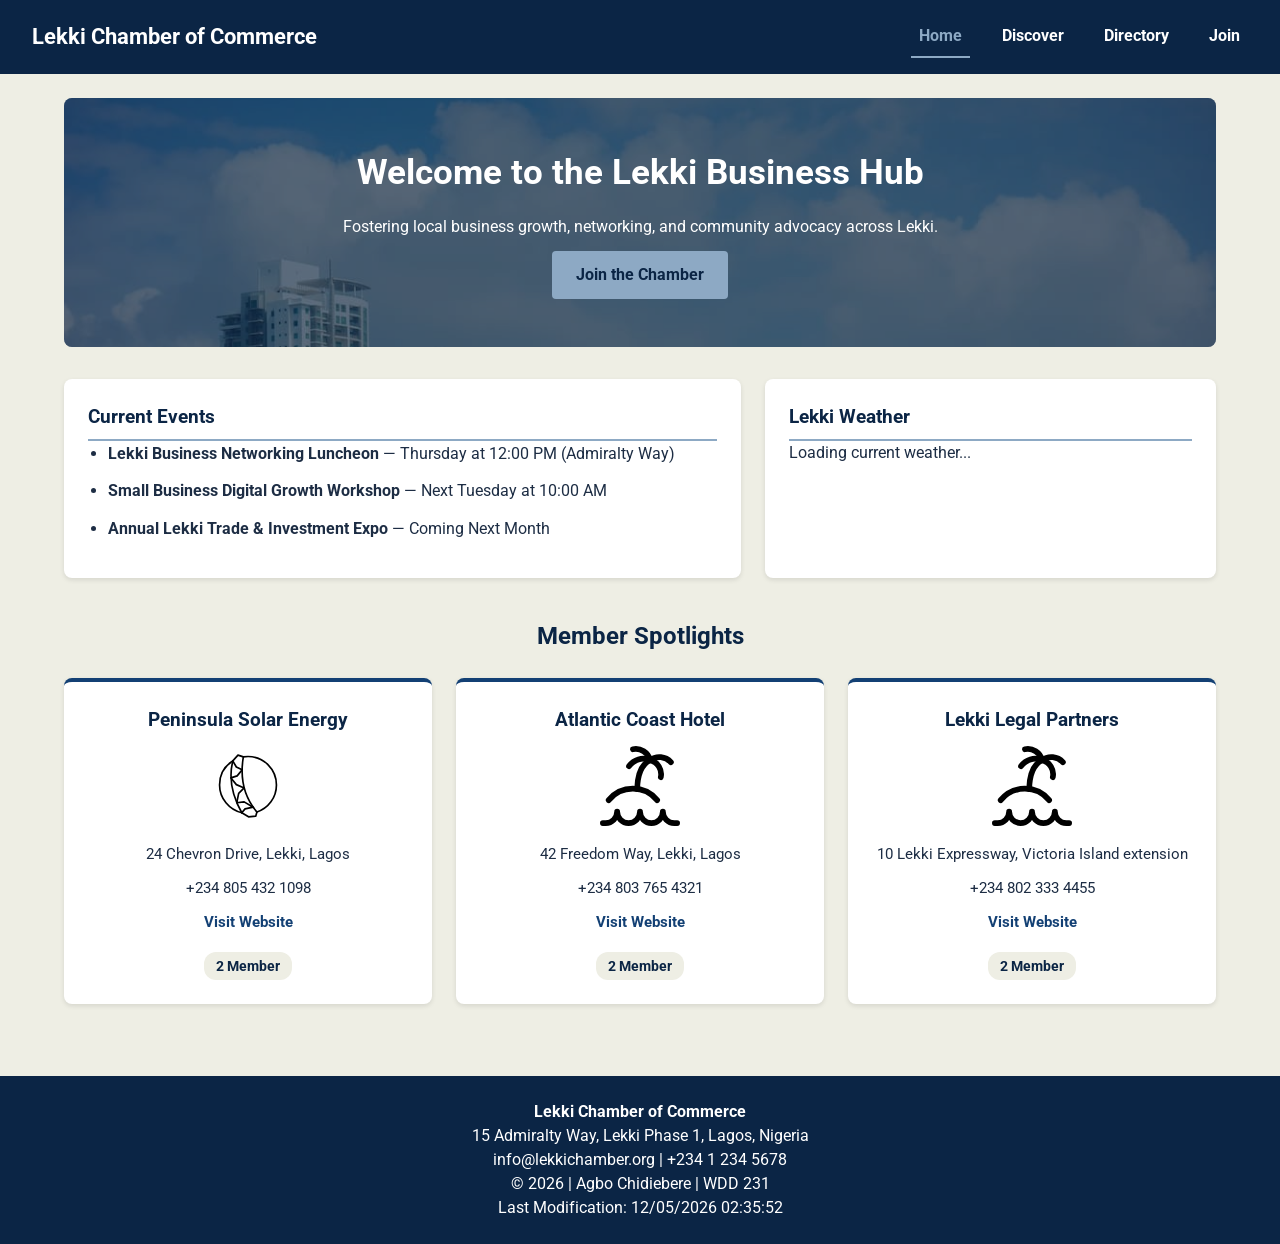
<file: chamber/index.html>
<!DOCTYPE html>
<html lang="en">
<head>
    <meta charset="UTF-8">
    <meta name="viewport" content="width=device-width, initial-scale=1.0">
    <title>Lekki Chamber of Commerce - Home</title>
    <meta name="description" content="Lekki Chamber of Commerce website supporting local businesses, networking, and community growth.">
    <meta name="author" content="Agbo Chidiebere">
    <link rel="icon" href="images/favicon.ico" type="image/x-icon">

    <!-- Google Fonts -->
    <link rel="preconnect" href="https://fonts.googleapis.com">
    <link rel="preconnect" href="https://fonts.gstatic.com" crossorigin>
    <link href="https://fonts.googleapis.com/css2?family=Roboto:wght@400;700&display=swap" rel="stylesheet">

    <!-- Facebook Open Graph Meta Tags -->
    <meta property="og:title" name="og:title" content="Lekki Chamber of Commerce Home Page">
    <meta property="og:type" content="website">
    <meta property="og:url" name="og:url" content="https://exotic4life-page.github.io/wdd231/chamber/index.html">
    <meta property="og:image" name="og:image" content="https://exotic4life-page.github.io/wdd231/chamber/images/lekki-hero.jpg">
    <meta property="og:description" name="og:description" content="Welcome to the Lekki Business Hub fostering local growth, networking, and community advocacy.">

    <!-- Dual CSS Links -->
    <link rel="stylesheet" href="styles/normalize.css">
    <link rel="stylesheet" href="styles/styles.css">
    <script src="scripts/script.js" defer></script>
</head>
<body>
    <header>
        <div class="logo-box">
            <span class="logo-text">Lekki Chamber of Commerce</span>
        </div>
        <button id="menu-toggle" aria-label="Toggle Navigation">&#9776;</button>
        <nav id="primary-nav">
            <ul>
                <li><a href="index.html" class="active">Home</a></li>
                <li><a href="discover.html">Discover</a></li>
                <li><a href="directory.html">Directory</a></li>
                <li><a href="join.html">Join</a></li>
            </ul>
        </nav>
    </header>

    <main>
        <section class="home-hero">
            <img src="images/lekki-hero.jpg" alt="Lekki Peninsula Skyline and Business District" class="hero-img">
            <div class="hero-overlay">
                <h1>Welcome to the Lekki Business Hub</h1>
                <p>Fostering local business growth, networking, and community advocacy across Lekki.</p>
                <a href="join.html" class="cta-button">Join the Chamber</a>
            </div>
        </section>

        <!-- Current Events & Weather Grid -->
        <div class="home-grid">
            <section class="card events-card">
                <h3>Current Events</h3>
                <ul class="events-list">
                    <li><strong>Lekki Business Networking Luncheon</strong> — Thursday at 12:00 PM (Admiralty Way)</li>
                    <li><strong>Small Business Digital Growth Workshop</strong> — Next Tuesday at 10:00 AM</li>
                    <li><strong>Annual Lekki Trade &amp; Investment Expo</strong> — Coming Next Month</li>
                </ul>
            </section>

            <section class="card weather-card">
                <h3>Lekki Weather</h3>
                <div id="current-weather">
                    <p>Loading current weather...</p>
                </div>
                <div id="forecast"></div>
            </section>
        </div>

        <!-- Company Spotlights Section -->
        <section class="spotlights-section">
            <h2 class="section-title">Member Spotlights</h2>
            <div class="spotlights-container" id="spotlight-container"></div>
        </section>
    </main>

    <footer>
        <p><strong>Lekki Chamber of Commerce</strong></p>
        <p>15 Admiralty Way, Lekki Phase 1, Lagos, Nigeria</p>
        <p>info@lekkichamber.org | +234 1 234 5678</p>
        <p>&copy; <span id="currentyear"></span> | Agbo Chidiebere | WDD 231</p>
        <p id="lastModified"></p>
    </footer>
</body>
</html>
</file>
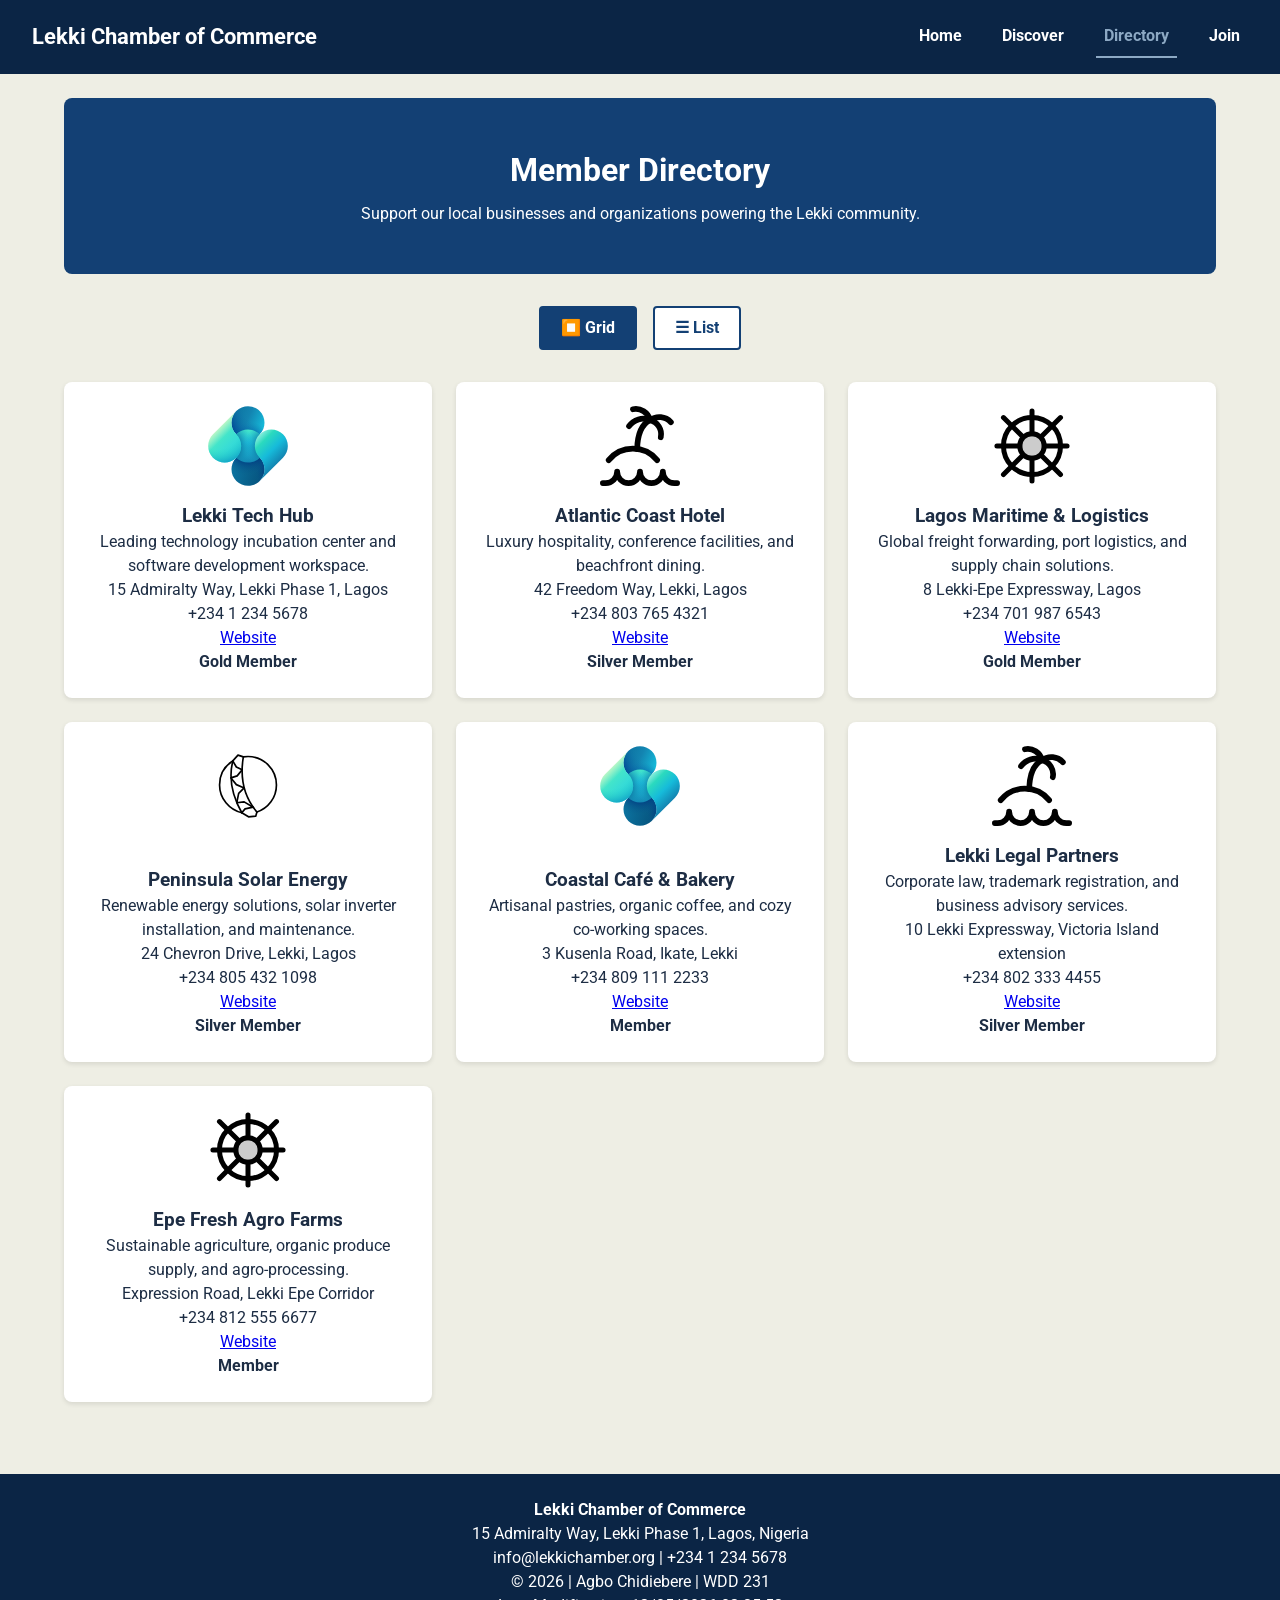
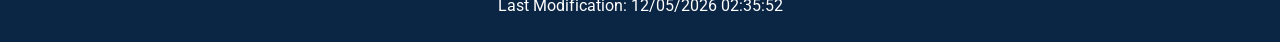
<file: chamber/directory.html>
<!DOCTYPE html>
<html lang="en">
<head>
    <meta charset="UTF-8">
    <meta name="viewport" content="width=device-width, initial-scale=1.0">
    <title>Lekki Chamber of Commerce - Member Directory</title>
    <meta name="description" content="Local business and organization directory for the Lekki Chamber of Commerce supporting local growth and networking.">
    <meta name="author" content="Agbo Chidiebere">
    
    <link rel="icon" href="images/favicon.ico" type="image/x-icon">

    <!-- Google Fonts -->
    <link rel="preconnect" href="https://fonts.googleapis.com">
    <link rel="preconnect" href="https://fonts.gstatic.com" crossorigin>
    <link href="https://fonts.googleapis.com/css2?family=Roboto:wght@400;700&display=swap" rel="stylesheet">

    <!-- Facebook Open Graph Meta Tags -->
    <meta property="og:title" name="og:title" content="Lekki Chamber of Commerce Member Directory">
    <meta property="og:type" content="website">
    <meta property="og:url" name="og:url" content="https://exotic4life-page.github.io/wdd231/chamber/directory.html">
    <meta property="og:image" name="og:image" content="https://exotic4life-page.github.io/wdd231/chamber/images/lekki-hero.jpg">
    <meta property="og:description" name="og:description" content="Explore local businesses, tech hubs, and services powering the Lekki community in Lagos State.">

    <!-- Dual CSS Links -->
    <link rel="stylesheet" href="styles/normalize.css">
    <link rel="stylesheet" href="styles/styles.css">
    <script src="scripts/script.js" defer></script>
</head>
<body>
    <header>
        <div class="logo-box">
            <span class="logo-text">Lekki Chamber of Commerce</span>
        </div>
        <button id="menu-toggle" aria-label="Toggle Navigation">&#9776;</button>
        <nav id="primary-nav">
            <ul>
                <li><a href="index.html">Home</a></li>
                <li><a href="discover.html">Discover</a></li>
                <li><a href="directory.html" class="active">Directory</a></li>
                <li><a href="join.html">Join</a></li>
            </ul>
        </nav>
    </header>

    <main>
        <section class="hero">
            <h1>Member Directory</h1>
            <p>Support our local businesses and organizations powering the Lekki community.</p>
        </section>

        <!-- View Toggle Controls -->
        <div class="view-toggle">
            <button id="grid-btn" class="view-btn active" aria-label="Grid View">⏹️ Grid</button>
            <button id="list-btn" class="view-btn" aria-label="List View">☰ List</button>
        </div>

        <!-- Dynamic Member Display Container -->
        <div id="member-container" class="grid-view">
            <!-- JavaScript dynamically loads member cards here -->
        </div>
    </main>

    <footer>
        <p><strong>Lekki Chamber of Commerce</strong></p>
        <p>15 Admiralty Way, Lekki Phase 1, Lagos, Nigeria</p>
        <p>info@lekkichamber.org | +234 1 234 5678</p>
        <p>&copy; <span id="currentyear"></span> | Agbo Chidiebere | WDD 231</p>
        <p id="lastModified"></p>
    </footer>
</body>
</html>
</file>
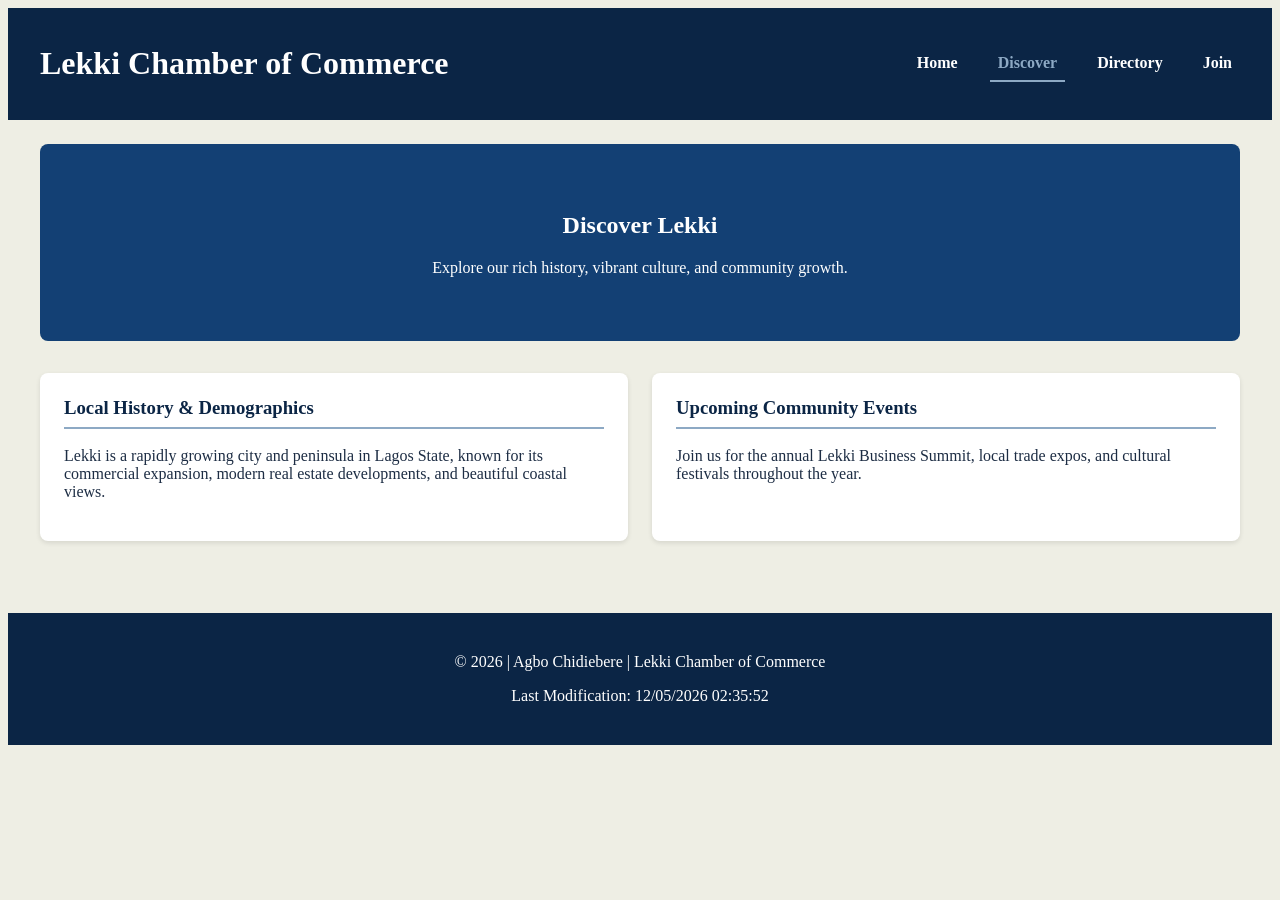
<file: chamber/discover.html>
<!DOCTYPE html>
<html lang="en">
<head>
    <meta charset="UTF-8">
    <meta name="viewport" content="width=device-width, initial-scale=1.0">
    <title>Lekki Chamber of Commerce - Discover</title>
    <meta name="description" content="Discover Lekki history, demographics, community events, and scenic locations.">
    <meta name="author" content="Agbo Chidiebere">
    <link rel="stylesheet" href="styles/styles.css">
    <script src="scripts/script.js" defer></script>
</head>
<body>
    <header>
        <div class="logo-box">
            <h1>Lekki Chamber of Commerce</h1>
        </div>
        <button id="menu-toggle" aria-label="Toggle Navigation">&#9776;</button>
        <nav id="primary-nav">
            <ul>
                <li><a href="index.html">Home</a></li>
                <li><a href="discover.html" class="active">Discover</a></li>
                <li><a href="directory.html">Directory</a></li>
                <li><a href="join.html">Join</a></li>
            </ul>
        </nav>
    </header>

    <main>
        <section class="hero">
            <h2>Discover Lekki</h2>
            <p>Explore our rich history, vibrant culture, and community growth.</p>
        </section>

        <section class="content-grid">
            <div class="card">
                <h3>Local History &amp; Demographics</h3>
                <p>Lekki is a rapidly growing city and peninsula in Lagos State, known for its commercial expansion, modern real estate developments, and beautiful coastal views.</p>
            </div>
            <div class="card">
                <h3>Upcoming Community Events</h3>
                <p>Join us for the annual Lekki Business Summit, local trade expos, and cultural festivals throughout the year.</p>
            </div>
        </section>
    </main>

    <footer>
        <p>&copy; <span id="currentyear"></span> | Agbo Chidiebere | Lekki Chamber of Commerce</p>
        <p id="lastModified"></p>
    </footer>
</body>
</html>
</file>
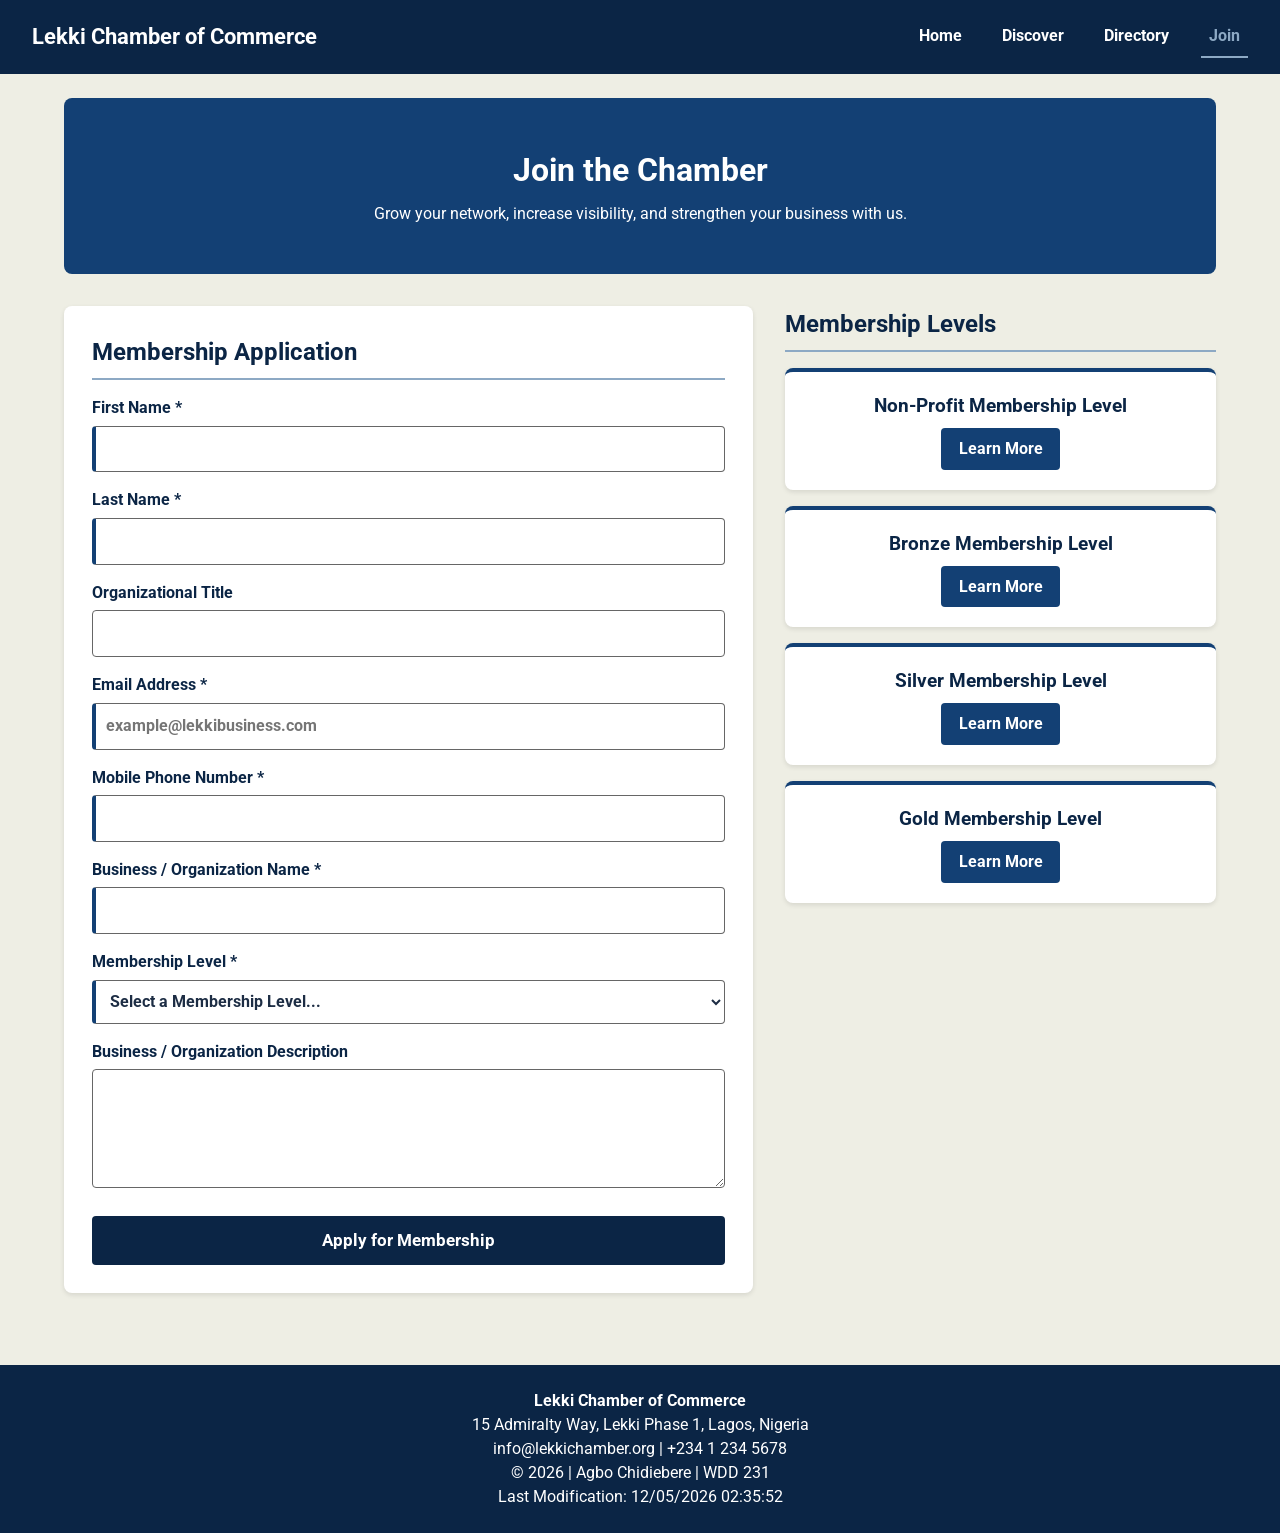
<file: chamber/join.html>
<!DOCTYPE html>
<html lang="en">
<head>
    <meta charset="UTF-8">
    <meta name="viewport" content="width=device-width, initial-scale=1.0">
    <title>Lekki Chamber of Commerce - Join Us</title>
    <meta name="description" content="Membership benefits and application form for the Lekki Chamber of Commerce.">
    <meta name="author" content="Agbo Chidiebere">
    
    <link rel="icon" href="images/favicon.ico" type="image/x-icon">

    <!-- Google Fonts -->
    <link rel="preconnect" href="https://fonts.googleapis.com">
    <link rel="preconnect" href="https://fonts.gstatic.com" crossorigin>
    <link href="https://fonts.googleapis.com/css2?family=Roboto:wght@400;700&display=swap" rel="stylesheet">

    <!-- Facebook Open Graph Meta Tags -->
    <meta property="og:title" content="Lekki Chamber of Commerce - Join">
    <meta property="og:type" content="website">
    <meta property="og:url" content="https://exotic4life-page.github.io/wdd231/chamber/join.html">
    <meta property="og:image" content="https://exotic4life-page.github.io/wdd231/chamber/images/lekki-hero.jpg">
    <meta property="og:description" content="Grow your network, increase visibility, and strengthen your business with the Lekki Chamber of Commerce.">

    <!-- Dual CSS Links -->
    <link rel="stylesheet" href="styles/normalize.css">
    <link rel="stylesheet" href="styles/styles.css">
    <script src="scripts/script.js" defer></script>
</head>
<body>
    <header>
        <div class="logo-box">
            <span class="logo-text">Lekki Chamber of Commerce</span>
        </div>
        <button id="menu-toggle" aria-label="Toggle Navigation">&#9776;</button>
        <nav id="primary-nav">
            <ul>
                <li><a href="index.html">Home</a></li>
                <li><a href="discover.html">Discover</a></li>
                <li><a href="directory.html">Directory</a></li>
                <li><a href="join.html" class="active">Join</a></li>
            </ul>
        </nav>
    </header>

    <main>
        <section class="hero">
            <h1>Join the Chamber</h1>
            <p>Grow your network, increase visibility, and strengthen your business with us.</p>
        </section>

        <div class="join-container">
            <!-- Membership Application Form -->
            <section class="form-card">
                <h2>Membership Application</h2>
                <form method="get" action="thankyou.html" class="join-form">
                    <label>
                        First Name *
                        <input type="text" name="first-name" title="Applicant's First Name" autocomplete="given-name" required>
                    </label>

                    <label>
                        Last Name *
                        <input type="text" name="last-name" title="Applicant's Last Name" autocomplete="family-name" required>
                    </label>

                    <label>
                        Organizational Title
                        <input type="text" name="org-title" title="Organizational Title (at least 7 letters, hyphens, or spaces)" autocomplete="organization-title" pattern="[A-Za-z\-\s]{7,}">
                    </label>

                    <label>
                        Email Address *
                        <input type="email" name="email" title="Email Address" autocomplete="email" placeholder="example@lekkibusiness.com" required>
                    </label>

                    <label>
                        Mobile Phone Number *
                        <input type="tel" name="phone" title="Mobile Phone Number" autocomplete="tel" required>
                    </label>

                    <label>
                        Business / Organization Name *
                        <input type="text" name="organization" title="Business or Organization Name" autocomplete="organization" required>
                    </label>

                    <label>
                        Membership Level *
                        <select name="membership" title="Select Membership Level" required>
                            <option value="" disabled selected>Select a Membership Level...</option>
                            <option value="np">NP Membership (Non-Profit - No Fee)</option>
                            <option value="bronze">Bronze Membership</option>
                            <option value="silver">Silver Membership</option>
                            <option value="gold">Gold Membership</option>
                        </select>
                    </label>

                    <label>
                        Business / Organization Description
                        <textarea name="description" title="Business or Organization Description" rows="4"></textarea>
                    </label>

                    <!-- Hidden Timestamp -->
                    <input type="hidden" name="timestamp" id="timestamp">

                    <input type="submit" value="Apply for Membership" class="cta-button">
                </form>
            </section>

            <!-- 4 Membership Level Cards -->
            <section class="levels-section">
                <h2>Membership Levels</h2>
                <div class="membership-cards">
                    <div class="level-card">
                        <h3>Non-Profit Membership Level</h3>
                        <button type="button" class="modal-btn" data-modal="modal-np">Learn More</button>
                    </div>
                    <div class="level-card">
                        <h3>Bronze Membership Level</h3>
                        <button type="button" class="modal-btn" data-modal="modal-bronze">Learn More</button>
                    </div>
                    <div class="level-card">
                        <h3>Silver Membership Level</h3>
                        <button type="button" class="modal-btn" data-modal="modal-silver">Learn More</button>
                    </div>
                    <div class="level-card">
                        <h3>Gold Membership Level</h3>
                        <button type="button" class="modal-btn" data-modal="modal-gold">Learn More</button>
                    </div>
                </div>
            </section>
        </div>

        <!-- Four HTML Modals -->
        <dialog id="modal-np" class="membership-modal">
            <h3>Non-Profit (NP) Membership</h3>
            <p><strong>Cost:</strong> Free (No Fee for verified non-profits)</p>
            <ul>
                <li>Basic listing in the online Chamber Directory</li>
                <li>Invitation to monthly community networking mixers</li>
                <li>Access to non-profit grant workshops</li>
            </ul>
            <button type="button" class="close-modal">Close</button>
        </dialog>

        <dialog id="modal-bronze" class="membership-modal">
            <h3>Bronze Membership</h3>
            <p><strong>Cost:</strong> $50 / year</p>
            <ul>
                <li>All Non-Profit Membership benefits</li>
                <li>10% discount on Chamber training seminars and workshops</li>
                <li>Ribbon-cutting ceremony announcement in our newsletter</li>
            </ul>
            <button type="button" class="close-modal">Close</button>
        </dialog>

        <dialog id="modal-silver" class="membership-modal">
            <h3>Silver Membership</h3>
            <p><strong>Cost:</strong> $120 / year</p>
            <ul>
                <li>All Bronze Membership benefits</li>
                <li>Eligible for random spotlight rotation on the Chamber Home Page</li>
                <li>25% discount on Chamber events and trade fair booths</li>
            </ul>
            <button type="button" class="close-modal">Close</button>
        </dialog>

        <dialog id="modal-gold" class="membership-modal">
            <h3>Gold Membership</h3>
            <p><strong>Cost:</strong> $250 / year</p>
            <ul>
                <li>All Silver Membership benefits</li>
                <li>Priority Home Page spotlight placement and banner advertising</li>
                <li>VIP access and complimentary tickets to annual Lekki Business Gala</li>
                <li>Executive luncheons and dedicated business advocacy</li>
            </ul>
            <button type="button" class="close-modal">Close</button>
        </dialog>
    </main>

    <footer>
        <p><strong>Lekki Chamber of Commerce</strong></p>
        <p>15 Admiralty Way, Lekki Phase 1, Lagos, Nigeria</p>
        <p>info@lekkichamber.org | +234 1 234 5678</p>
        <p>&copy; <span id="currentyear"></span> | Agbo Chidiebere | WDD 231</p>
        <p id="lastModified"></p>
    </footer>
</body>
</html>
</file>
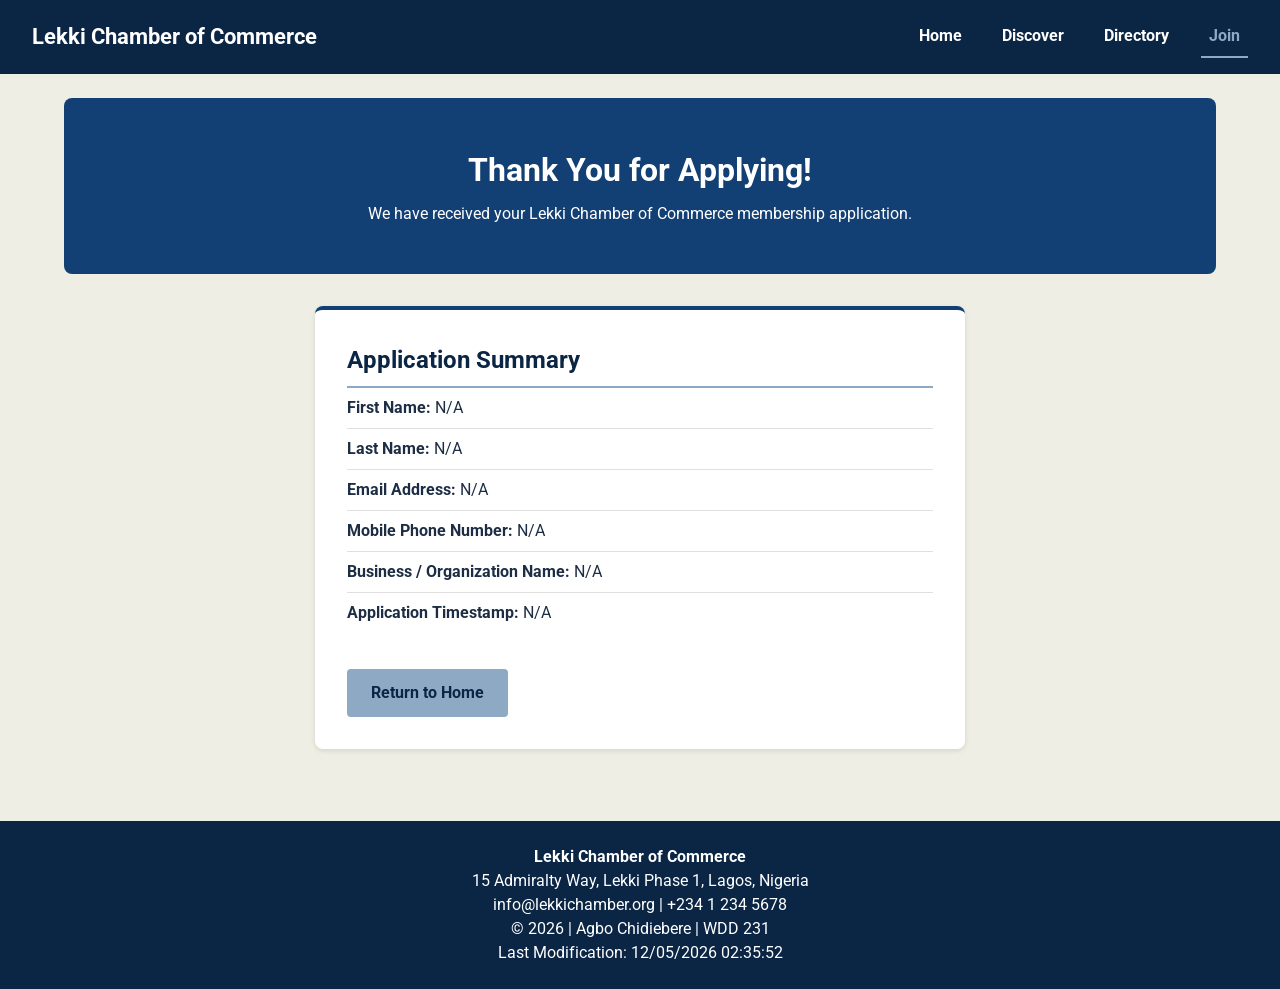
<file: chamber/thankyou.html>
<!DOCTYPE html>
<html lang="en">
<head>
    <meta charset="UTF-8">
    <meta name="viewport" content="width=device-width, initial-scale=1.0">
    <title>Lekki Chamber of Commerce - Application Received</title>
    <meta name="description" content="Thank you for submitting your membership application to the Lekki Chamber of Commerce.">
    <meta name="author" content="Agbo Chidiebere">
    
    <link rel="icon" href="images/favicon.ico" type="image/x-icon">

    <!-- Google Fonts -->
    <link rel="preconnect" href="https://fonts.googleapis.com">
    <link rel="preconnect" href="https://fonts.gstatic.com" crossorigin>
    <link href="https://fonts.googleapis.com/css2?family=Roboto:wght@400;700&display=swap" rel="stylesheet">

    <!-- Facebook Open Graph Meta Tags -->
    <meta property="og:title" content="Lekki Chamber of Commerce - Thank You">
    <meta property="og:type" content="website">
    <meta property="og:url" content="https://exotic4life-page.github.io/wdd231/chamber/thankyou.html">
    <meta property="og:image" content="https://exotic4life-page.github.io/wdd231/chamber/images/lekki-hero.jpg">
    <meta property="og:description" content="Confirmation of your Lekki Chamber of Commerce membership application.">

    <!-- Dual CSS Links -->
    <link rel="stylesheet" href="styles/normalize.css">
    <link rel="stylesheet" href="styles/styles.css">
    <script src="scripts/script.js" defer></script>
</head>
<body>
    <header>
        <div class="logo-box">
            <span class="logo-text">Lekki Chamber of Commerce</span>
        </div>
        <button id="menu-toggle" aria-label="Toggle Navigation">&#9776;</button>
        <nav id="primary-nav">
            <ul>
                <li><a href="index.html">Home</a></li>
                <li><a href="discover.html">Discover</a></li>
                <li><a href="directory.html">Directory</a></li>
                <li><a href="join.html" class="active">Join</a></li>
            </ul>
        </nav>
    </header>

    <main>
        <section class="hero">
            <h1>Thank You for Applying!</h1>
            <p>We have received your Lekki Chamber of Commerce membership application.</p>
        </section>

        <section class="results-card">
            <h2>Application Summary</h2>
            <div id="form-results" class="results-list">
                <!-- JavaScript displays the submitted form information here -->
            </div>
          <p class="return-home">
                <a href="index.html" class="cta-button">Return to Home</a>
          </p>
        </section>
    </main>

    <footer>
        <p><strong>Lekki Chamber of Commerce</strong></p>
        <p>15 Admiralty Way, Lekki Phase 1, Lagos, Nigeria</p>
        <p>info@lekkichamber.org | +234 1 234 5678</p>
        <p>&copy; <span id="currentyear"></span> | Agbo Chidiebere | WDD 231</p>
        <p id="lastModified"></p>
    </footer>
</body>
</html>
</file>
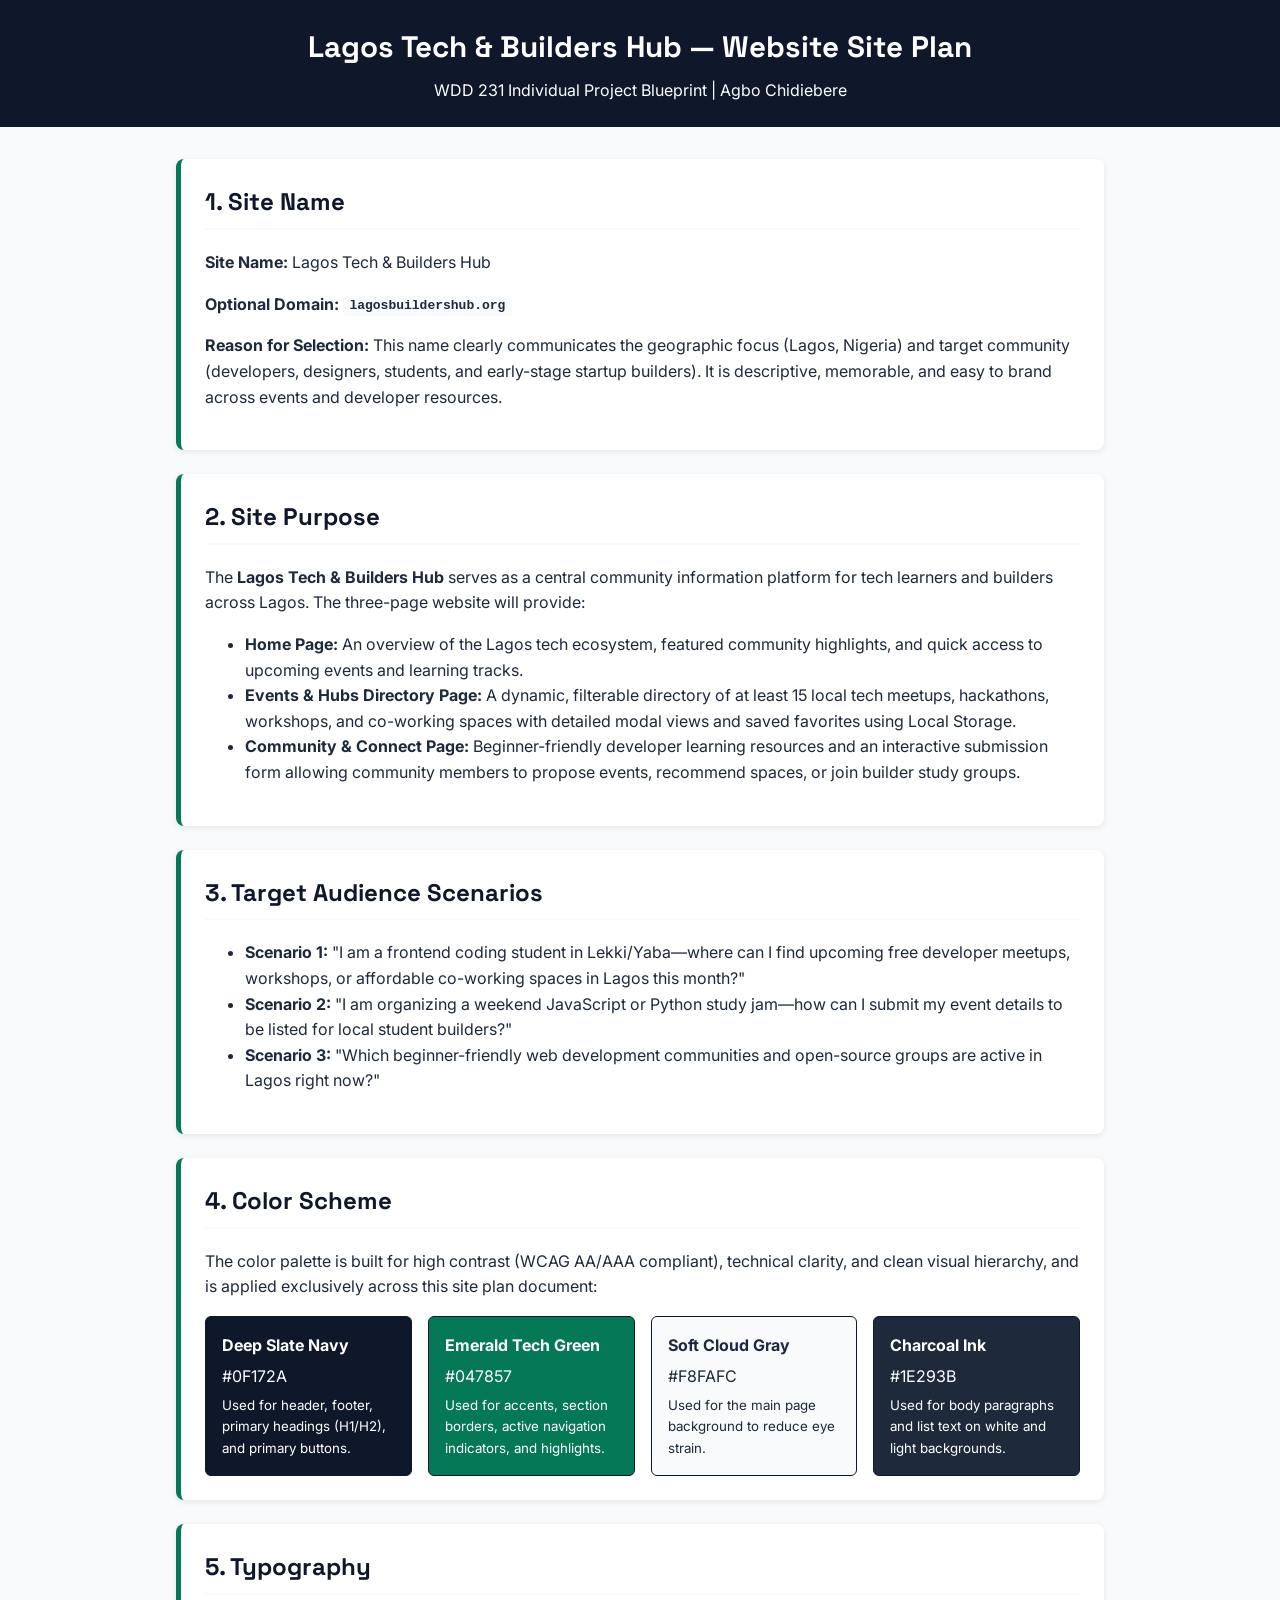
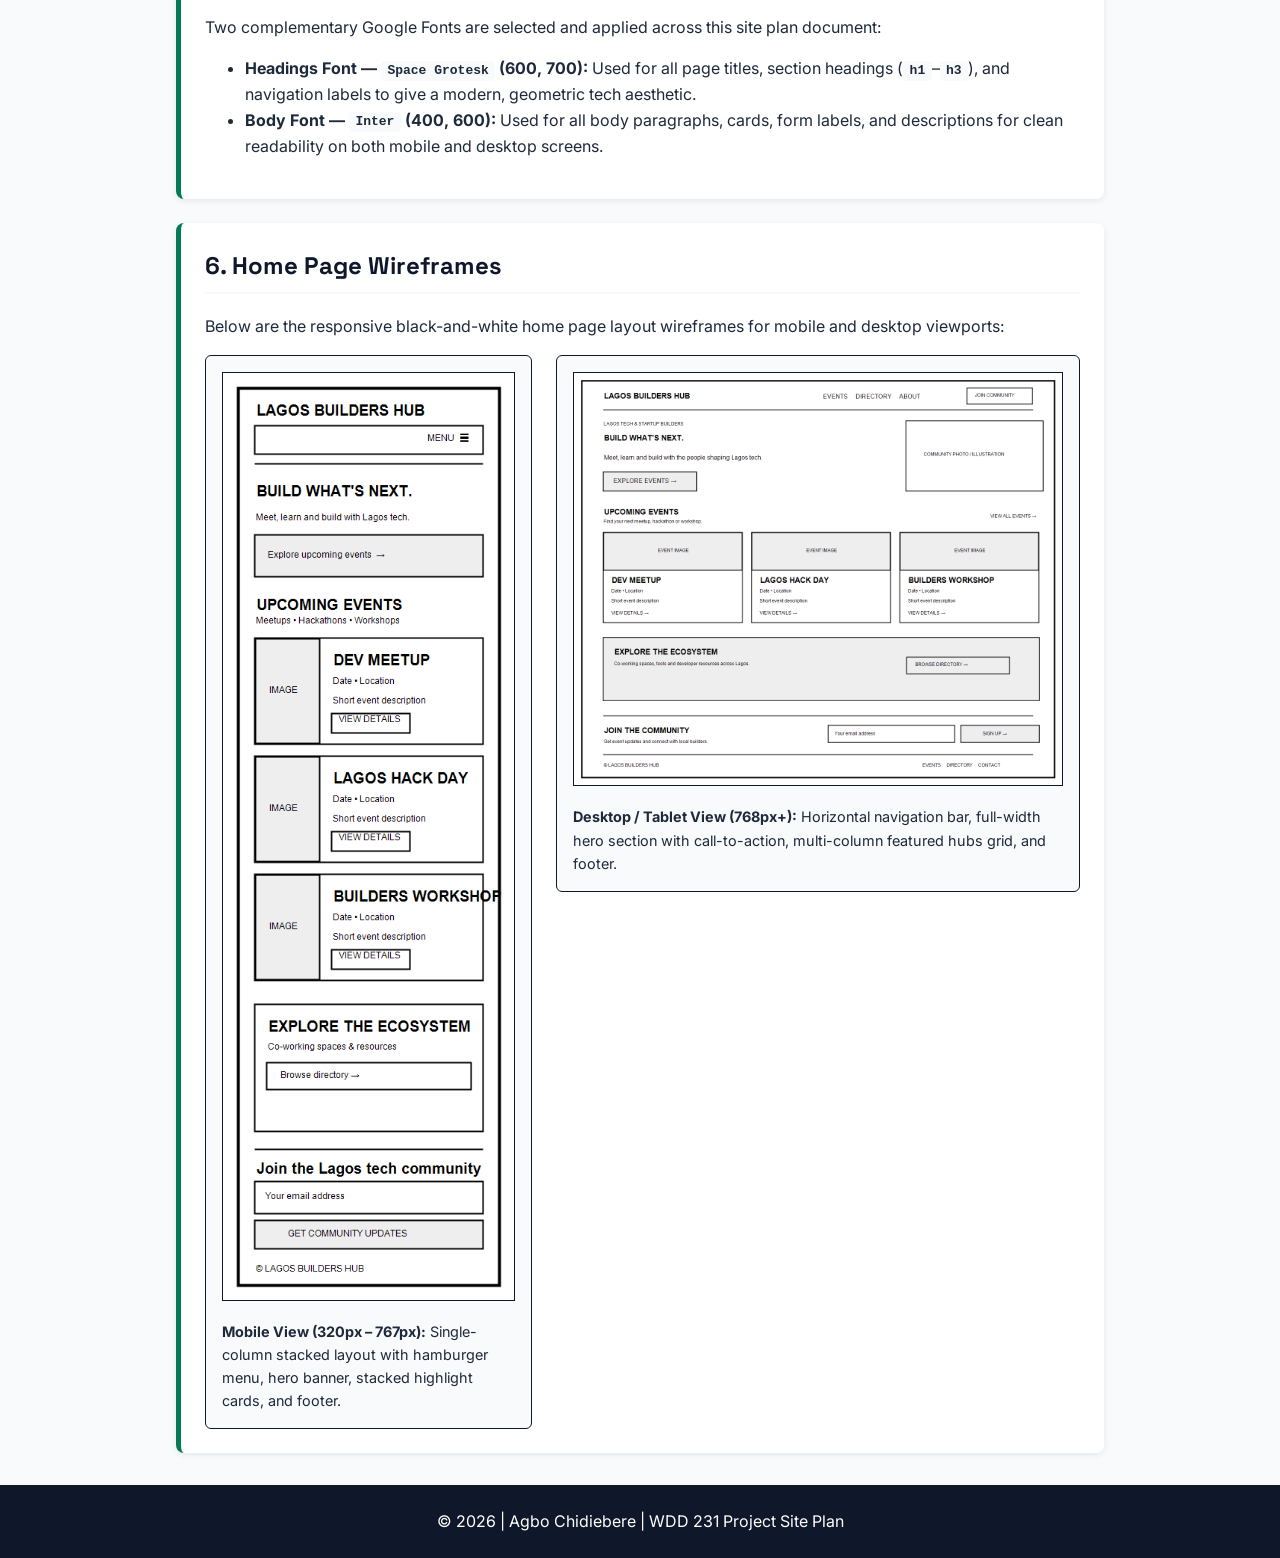
<file: finalproject/siteplan.html>
<!DOCTYPE html>
<html lang="en">
<head>
    <meta charset="UTF-8">
    <meta name="viewport" content="width=device-width, initial-scale=1.0">
    <title>Lagos Tech &amp; Builders Hub - Site Plan</title>
    <meta name="description" content="Website project site plan for the Lagos Tech and Builders Hub, outlining site purpose, user scenarios, color scheme, typography, and wireframes.">
    <meta name="author" content="Agbo Chidiebere">

    <!-- Google Fonts: Space Grotesk (Headings) & Inter (Body) -->
    <link rel="preconnect" href="https://fonts.googleapis.com">
    <link rel="preconnect" href="https://fonts.gstatic.com" crossorigin>
    <link href="https://fonts.googleapis.com/css2?family=Inter:wght@400;600&family=Space+Grotesk:wght@600;700&display=swap" rel="stylesheet">

    <link rel="stylesheet" href="styles/siteplan.css">
</head>
<body>
    <header>
        <h1>Lagos Tech &amp; Builders Hub — Website Site Plan</h1>
        <p>WDD 231 Individual Project Blueprint | Agbo Chidiebere</p>
    </header>

    <main>
        <!-- 1. Site Name -->
        <section class="plan-card">
            <h2>1. Site Name</h2>
            <p><strong>Site Name:</strong> Lagos Tech &amp; Builders Hub</p>
            <p><strong>Optional Domain:</strong> <code>lagosbuildershub.org</code></p>
            <p><strong>Reason for Selection:</strong> This name clearly communicates the geographic focus (Lagos, Nigeria) and target community (developers, designers, students, and early-stage startup builders). It is descriptive, memorable, and easy to brand across events and developer resources.</p>
        </section>

        <!-- 2. Site Purpose -->
        <section class="plan-card">
            <h2>2. Site Purpose</h2>
            <p>The <strong>Lagos Tech &amp; Builders Hub</strong> serves as a central community information platform for tech learners and builders across Lagos. The three-page website will provide:</p>
            <ul>
                <li><strong>Home Page:</strong> An overview of the Lagos tech ecosystem, featured community highlights, and quick access to upcoming events and learning tracks.</li>
                <li><strong>Events &amp; Hubs Directory Page:</strong> A dynamic, filterable directory of at least 15 local tech meetups, hackathons, workshops, and co-working spaces with detailed modal views and saved favorites using Local Storage.</li>
                <li><strong>Community &amp; Connect Page:</strong> Beginner-friendly developer learning resources and an interactive submission form allowing community members to propose events, recommend spaces, or join builder study groups.</li>
            </ul>
        </section>

        <!-- 3. Scenarios -->
        <section class="plan-card">
            <h2>3. Target Audience Scenarios</h2>
            <ul>
                <li><strong>Scenario 1:</strong> "I am a frontend coding student in Lekki/Yaba—where can I find upcoming free developer meetups, workshops, or affordable co-working spaces in Lagos this month?"</li>
                <li><strong>Scenario 2:</strong> "I am organizing a weekend JavaScript or Python study jam—how can I submit my event details to be listed for local student builders?"</li>
                <li><strong>Scenario 3:</strong> "Which beginner-friendly web development communities and open-source groups are active in Lagos right now?"</li>
            </ul>
        </section>

        <!-- 4. Color Scheme -->
        <section class="plan-card">
            <h2>4. Color Scheme</h2>
            <p>The color palette is built for high contrast (WCAG AA/AAA compliant), technical clarity, and clean visual hierarchy, and is applied exclusively across this site plan document:</p>
            <div class="color-grid">
                <div class="color-swatch swatch-primary">
                    <strong>Deep Slate Navy</strong>
                    <span>#0F172A</span>
                    <small>Used for header, footer, primary headings (H1/H2), and primary buttons.</small>
                </div>
                <div class="color-swatch swatch-secondary">
                    <strong>Emerald Tech Green</strong>
                    <span>#047857</span>
                    <small>Used for accents, section borders, active navigation indicators, and highlights.</small>
                </div>
                <div class="color-swatch swatch-bg">
                    <strong>Soft Cloud Gray</strong>
                    <span>#F8FAFC</span>
                    <small>Used for the main page background to reduce eye strain.</small>
                </div>
                <div class="color-swatch swatch-text">
                    <strong>Charcoal Ink</strong>
                    <span>#1E293B</span>
                    <small>Used for body paragraphs and list text on white and light backgrounds.</small>
                </div>
            </div>
        </section>

        <!-- 5. Typography -->
        <section class="plan-card">
            <h2>5. Typography</h2>
            <p>Two complementary Google Fonts are selected and applied across this site plan document:</p>
            <ul>
                <li><strong>Headings Font — <code>Space Grotesk</code> (600, 700):</strong> Used for all page titles, section headings (<code>h1</code>–<code>h3</code>), and navigation labels to give a modern, geometric tech aesthetic.</li>
                <li><strong>Body Font — <code>Inter</code> (400, 600):</strong> Used for all body paragraphs, cards, form labels, and descriptions for clean readability on both mobile and desktop screens.</li>
            </ul>
        </section>

        <!-- 6. Wireframe -->
        <section class="plan-card">
            <h2>6. Home Page Wireframes</h2>
            <p>Below are the responsive black-and-white home page layout wireframes for mobile and desktop viewports:</p>
            <div class="wireframe-grid">
                <figure class="wireframe-box">
                    <img src="images/wireframe-mobile.png" alt="Black and white wireframe sketch of the mobile home page view showing stacked header, hero banner, featured cards, and footer" width="320" height="520" loading="lazy">
                    <figcaption><strong>Mobile View (320px – 767px):</strong> Single-column stacked layout with hamburger menu, hero banner, stacked highlight cards, and footer.</figcaption>
                </figure>
                <figure class="wireframe-box">
                    <img src="images/wireframe-desktop.png" alt="Black and white wireframe sketch of the desktop home page view showing horizontal nav bar, full-width hero, three-column feature grid, and footer" width="600" height="420" loading="lazy">
                    <figcaption><strong>Desktop / Tablet View (768px+):</strong> Horizontal navigation bar, full-width hero section with call-to-action, multi-column featured hubs grid, and footer.</figcaption>
                </figure>
            </div>
        </section>
    </main>

    <footer>
        <p>&copy; 2026 | Agbo Chidiebere | WDD 231 Project Site Plan</p>
    </footer>
</body>
</html>
</file>
<file: chamber/styles/styles.css>
:root {
    --primary-color: #0b2545;
    --secondary-color: #134074;
    --accent-color: #8da9c4;
    --background-color: #eeeee4;
    --text-color: #1d2d44;
}

body {
    background-color: var(--background-color);
    color: var(--text-color);
}

header {
    background-color: var(--primary-color);
    color: #ffffff;
    padding: 1rem 2rem;
    display: flex;
    flex-wrap: wrap;
    justify-content: space-between;
    align-items: center;
    gap: 1rem;
}

.logo-text {
    font-size: 1.4rem;
    font-weight: bold;
}

#menu-toggle {
    background: none;
    border: 1px solid #ffffff;
    color: #ffffff;
    font-size: 1.5rem;
    padding: 0.25rem 0.6rem;
    border-radius: 4px;
    cursor: pointer;
}

nav {
    width: 100%;
    display: none;
}

nav.open {
    display: block;
}

nav ul {
    list-style: none;
    display: flex;
    flex-direction: column;
    gap: 0.75rem;
    margin: 0;
    padding: 0;
    text-align: center;
}

nav a {
    color: #ffffff;
    text-decoration: none;
    font-weight: bold;
    padding: 0.5rem;
    display: inline-block;
}

nav a:hover, nav a.active {
    color: var(--accent-color);
    border-bottom: 2px solid var(--accent-color);
}

@media (min-width: 768px) {
    #menu-toggle {
        display: none;
    }

    nav {
        width: auto;
        display: block;
    }

    nav ul {
        flex-direction: row;
        gap: 1.5rem;
    }
}

main {
    padding: 1.5rem;
    max-width: 1200px;
    margin: auto;
}

/* Hero Section */
.hero {
    background-color: var(--secondary-color);
    color: #ffffff;
    padding: 3rem 2rem;
    text-align: center;
    border-radius: 8px;
    margin-bottom: 2rem;
}

.hero h1 {
    font-size: 2rem;
    margin-bottom: 0.5rem;
}

.home-hero {
    position: relative;
    border-radius: 8px;
    overflow: hidden;
    margin-bottom: 2rem;
    background-color: var(--primary-color);
    color: #ffffff;
    text-align: center;
    padding: 3rem 2rem;
}

.hero-img {
    width: 100%;
    height: auto;
    min-height: 320px;
    max-height: 480px;
    object-fit: cover;
    display: block;
    position: absolute;
    top: 0;
    left: 0;
    opacity: 0.4;
}

.hero-overlay {
    position: relative;
    z-index: 2;
    max-width: 600px;
    margin: auto;
}

.hero-overlay h1 {
    font-size: 2.2rem;
    margin-bottom: 1rem;
}

.cta-button {
    display: inline-block;
    background-color: var(--accent-color);
    color: var(--primary-color);
    padding: 0.75rem 1.5rem;
    text-decoration: none;
    font-weight: bold;
    border-radius: 4px;
    margin-top: 0.75rem;
    border: none;
    cursor: pointer;
}

.cta-button:hover {
    background-color: #ffffff;
}

/* Grids & Cards */
.home-grid, .content-grid {
    display: grid;
    grid-template-columns: 1fr;
    gap: 1.5rem;
}

@media (min-width: 768px) {
    .home-grid {
        grid-template-columns: 1.5fr 1fr;
    }

    .content-grid {
        grid-template-columns: 1fr 1fr;
    }
}

.card {
    background-color: #ffffff;
    padding: 1.5rem;
    border-radius: 8px;
    box-shadow: 0 2px 5px rgba(0,0,0,0.1);
}

.card h3 {
    margin-top: 0;
    color: var(--primary-color);
    border-bottom: 2px solid var(--accent-color);
    padding-bottom: 0.5rem;
}

.events-list {
    padding-left: 1.25rem;
    line-height: 1.6;
}

.events-list li {
    margin-bottom: 0.75rem;
}

/* Weather Styles */
.weather-current-display {
    display: flex;
    align-items: center;
    gap: 1rem;
    margin-bottom: 1rem;
}

.weather-temp {
    font-size: 1.75rem;
    font-weight: bold;
    margin: 0;
    color: var(--primary-color);
}

.weather-desc {
    margin: 0;
    text-transform: capitalize;
}

.forecast-list {
    list-style: none;
    padding: 0;
    margin: 0.5rem 0 0;
}

.forecast-list li {
    display: flex;
    justify-content: space-between;
    padding: 0.4rem 0;
    border-bottom: 1px solid #e0e0e0;
}

.forecast-list li:last-child {
    border-bottom: none;
}

/* Spotlights Section */
.spotlights-section {
    margin-top: 2.5rem;
}

.section-title {
    text-align: center;
    color: var(--primary-color);
    margin-bottom: 1.5rem;
}

.spotlights-container {
    display: grid;
    grid-template-columns: 1fr;
    gap: 1.5rem;
}

@media (min-width: 768px) {
    .spotlights-container {
        grid-template-columns: repeat(3, 1fr);
    }
}

.spotlight-card {
    background-color: #ffffff;
    padding: 1.5rem;
    border-radius: 8px;
    box-shadow: 0 2px 5px rgba(0,0,0,0.1);
    text-align: center;
    display: flex;
    flex-direction: column;
    align-items: center;
    justify-content: space-between;
    border-top: 4px solid var(--secondary-color);
}

.spotlight-card h3 {
    margin-top: 0;
    color: var(--primary-color);
}

.spotlight-card img {
    width: 110px;
    height: 80px;
    object-fit: contain;
    margin: 0.75rem 0;
}

.spotlight-card p {
    margin: 0.35rem 0;
    font-size: 0.95rem;
}

.spotlight-card a {
    color: var(--secondary-color);
    font-weight: bold;
    text-decoration: none;
}

.spotlight-card a:hover {
    text-decoration: underline;
}

.membership-badge {
    margin-top: 0.75rem;
    padding: 0.25rem 0.75rem;
    border-radius: 12px;
    font-size: 0.85rem;
    font-weight: bold;
    background-color: var(--background-color);
    color: var(--primary-color);
}

/* Directory View Toggle */
.view-toggle {
    display: flex;
    justify-content: center;
    gap: 1rem;
    margin-bottom: 2rem;
}

.view-btn {
    background-color: #ffffff;
    border: 2px solid var(--secondary-color);
    color: var(--secondary-color);
    padding: 0.5rem 1.25rem;
    font-weight: bold;
    border-radius: 4px;
    cursor: pointer;
    transition: all 0.2s ease;
}

.view-btn.active, .view-btn:hover {
    background-color: var(--secondary-color);
    color: #ffffff;
}

.grid-view {
    display: grid;
    grid-template-columns: 1fr;
    gap: 1.5rem;
}

@media (min-width: 768px) {
    .grid-view {
        grid-template-columns: repeat(3, 1fr);
    }
}

.grid-view .member-card {
    background-color: #ffffff;
    padding: 1.5rem;
    border-radius: 8px;
    box-shadow: 0 2px 5px rgba(0,0,0,0.1);
    text-align: center;
    display: flex;
    flex-direction: column;
    align-items: center;
    justify-content: space-between;
}

.grid-view .member-card img {
    width: 110px;
    height: 80px;
    object-fit: contain;
    margin-bottom: 1rem;
}

/* List View (Hides images per rubric) */
.list-view {
    display: flex;
    flex-direction: column;
    gap: 1rem;
}

.list-view .member-card {
    background-color: #ffffff;
    padding: 1rem 1.5rem;
    border-radius: 6px;
    box-shadow: 0 1px 3px rgba(0,0,0,0.1);
    display: flex;
    align-items: center;
    justify-content: space-between;
}

.list-view .member-card img {
    display: none;
}

.list-view .member-info {
    display: flex;
    flex-wrap: wrap;
    align-items: center;
    justify-content: space-between;
    width: 100%;
    gap: 1rem;
}

.list-view .member-info h3 {
    margin: 0;
    color: var(--primary-color);
}

footer {
    background-color: var(--primary-color);
    color: #ffffff;
    text-align: center;
    padding: 1.5rem;
    margin-top: 3rem;
}

/* --- Join Page Layout & Form --- */
.join-container {
    display: grid;
    grid-template-columns: 1fr;
    gap: 2rem;
    margin-top: 1.5rem;
}

@media (min-width: 768px) {
    .join-container {
        grid-template-columns: 1.6fr 1fr;
        align-items: start;
    }
}

.form-card {
    background-color: #ffffff;
    padding: 1.75rem;
    border-radius: 8px;
    box-shadow: 0 2px 5px rgba(0, 0, 0, 0.1);
}

.form-card h2,
.levels-section h2 {
    margin-top: 0;
    color: var(--primary-color);
    border-bottom: 2px solid var(--accent-color);
    padding-bottom: 0.5rem;
}

.join-form {
    display: flex;
    flex-direction: column;
    gap: 1rem;
    margin-top: 1rem;
}

.join-form label {
    display: flex;
    flex-direction: column;
    font-weight: 700;
    color: var(--primary-color);
    gap: 0.35rem;
}

.join-form input[type="text"],
.join-form input[type="email"],
.join-form input[type="tel"],
.join-form select,
.join-form textarea {
    padding: 0.65rem;
    border: 1px solid #666666;
    border-radius: 4px;
    font-size: 1rem;
    font-family: inherit;
    background-color: #ffffff;
    color: var(--text-color);
}

.join-form input:required,
.join-form select:required {
    border-left: 4px solid var(--secondary-color);
}

.join-form input:required:valid,
.join-form select:valid {
    border-left: 4px solid #1b7a3d;
}

.join-form .cta-button {
    background-color: var(--primary-color);
    color: #ffffff;
    font-size: 1.05rem;
}

.join-form .cta-button:hover {
    background-color: var(--secondary-color);
}

/* --- Membership Cards & Initial Page Load Animation --- */
.membership-cards {
    display: flex;
    flex-direction: column;
    gap: 1rem;
    margin-top: 1rem;
}

@keyframes cardFadeSlide {
    0% {
        opacity: 0;
        transform: translateY(20px);
    }
    100% {
        opacity: 1;
        transform: translateY(0);
    }
}

.level-card {
    background-color: #ffffff;
    border-top: 4px solid var(--secondary-color);
    border-radius: 8px;
    box-shadow: 0 2px 5px rgba(0, 0, 0, 0.1);
    padding: 1.25rem;
    text-align: center;
    animation: cardFadeSlide 0.8s ease-out forwards;
}

.level-card:nth-child(1) { animation-delay: 0.1s; }
.level-card:nth-child(2) { animation-delay: 0.25s; }
.level-card:nth-child(3) { animation-delay: 0.4s; }
.level-card:nth-child(4) { animation-delay: 0.55s; }

.level-card h3 {
    margin-top: 0;
    color: var(--primary-color);
}

.modal-btn {
    margin-top: 0.5rem;
    padding: 0.55rem 1.1rem;
    background-color: var(--secondary-color);
    color: #ffffff;
    border: none;
    border-radius: 4px;
    font-weight: 700;
    cursor: pointer;
}

.modal-btn:hover {
    background-color: var(--primary-color);
}

/* --- HTML Modals --- */
.membership-modal {
    border: none;
    border-top: 5px solid var(--primary-color);
    border-radius: 8px;
    padding: 1.5rem;
    max-width: 450px;
    width: 90%;
    background-color: #ffffff;
    color: var(--text-color);
    box-shadow: 0 4px 15px rgba(0, 0, 0, 0.25);
}

.membership-modal::backdrop {
    background-color: rgba(11, 37, 69, 0.65);
}

.membership-modal h3 {
    margin-top: 0;
    color: var(--primary-color);
}

.membership-modal ul {
    margin: 1rem 0;
    padding-left: 1.25rem;
    line-height: 1.6;
}

.close-modal {
    padding: 0.5rem 1.1rem;
    background-color: var(--primary-color);
    color: #ffffff;
    border: none;
    border-radius: 4px;
    font-weight: 700;
    cursor: pointer;
}

/* --- Thank You Page Results Card --- */
.results-card {
    max-width: 650px;
    margin: 0 auto;
    background-color: #ffffff;
    padding: 2rem;
    border-radius: 8px;
    border-top: 4px solid var(--secondary-color);
    box-shadow: 0 2px 5px rgba(0, 0, 0, 0.1);
}

.results-card h2 {
    margin-top: 0;
    color: var(--primary-color);
    border-bottom: 2px solid var(--accent-color);
    padding-bottom: 0.5rem;
}

.results-list p {
    padding: 0.5rem 0;
    border-bottom: 1px solid #e0e0e0;
    margin: 0;
}

.results-list p:last-child {
    border-bottom: none;
}
.return-home {
    margin-top: 1.5rem;
}
</file>
<file: finalproject/styles/siteplan.css>
:root {
    --primary-color: #0F172A;
    --secondary-color: #047857;
    --bg-color: #F8FAFC;
    --text-color: #1E293B;
    --card-bg: #FFFFFF;
    --heading-font: 'Space Grotesk', sans-serif;
    --body-font: 'Inter', sans-serif;
}

* {
    box-sizing: border-box;
}

body {
    margin: 0;
    font-family: var(--body-font);
    background-color: var(--bg-color);
    color: var(--text-color);
    line-height: 1.6;
}

header,
footer {
    background-color: var(--primary-color);
    color: var(--card-bg);
    text-align: center;
    padding: 1.5rem 1rem;
}

header h1 {
    font-family: var(--heading-font);
    margin: 0 0 0.4rem;
    font-size: 1.85rem;
}

header p,
footer p {
    margin: 0;
}

main {
    max-width: 960px;
    margin: 2rem auto;
    padding: 0 1rem;
    display: flex;
    flex-direction: column;
    gap: 1.5rem;
}

.plan-card {
    background-color: var(--card-bg);
    border-left: 5px solid var(--secondary-color);
    border-radius: 8px;
    padding: 1.5rem;
    box-shadow: 0 2px 6px rgba(15, 23, 42, 0.08);
}

.plan-card h2 {
    font-family: var(--heading-font);
    color: var(--primary-color);
    margin-top: 0;
    border-bottom: 2px solid var(--bg-color);
    padding-bottom: 0.4rem;
}

code {
    background-color: var(--bg-color);
    padding: 0.15rem 0.4rem;
    border-radius: 4px;
    font-weight: 600;
}

/* Color Swatches */
.color-grid {
    display: grid;
    grid-template-columns: repeat(auto-fit, minmax(200px, 1fr));
    gap: 1rem;
    margin-top: 1rem;
}

.color-swatch {
    padding: 1rem;
    border-radius: 6px;
    display: flex;
    flex-direction: column;
    gap: 0.35rem;
    border: 1px solid var(--primary-color);
}

.swatch-primary {
    background-color: var(--primary-color);
    color: var(--card-bg);
}

.swatch-secondary {
    background-color: var(--secondary-color);
    color: var(--card-bg);
}

.swatch-bg {
    background-color: var(--bg-color);
    color: var(--text-color);
}

.swatch-text {
    background-color: var(--text-color);
    color: var(--card-bg);
}

/* Wireframes */
.wireframe-grid {
    display: grid;
    grid-template-columns: 1fr;
    gap: 1.5rem;
    margin-top: 1rem;
}

@media (min-width: 768px) {
    .wireframe-grid {
        grid-template-columns: 1fr 1.6fr;
        align-items: start;
    }
}

.wireframe-box {
    margin: 0;
    background-color: var(--bg-color);
    padding: 1rem;
    border-radius: 6px;
    border: 1px solid var(--primary-color);
    text-align: center;
}

.wireframe-box img {
    max-width: 100%;
    height: auto;
    border: 1px solid var(--primary-color);
    background-color: var(--card-bg);
}

.wireframe-box figcaption {
    margin-top: 0.75rem;
    font-size: 0.9rem;
    text-align: left;
}
</file>
